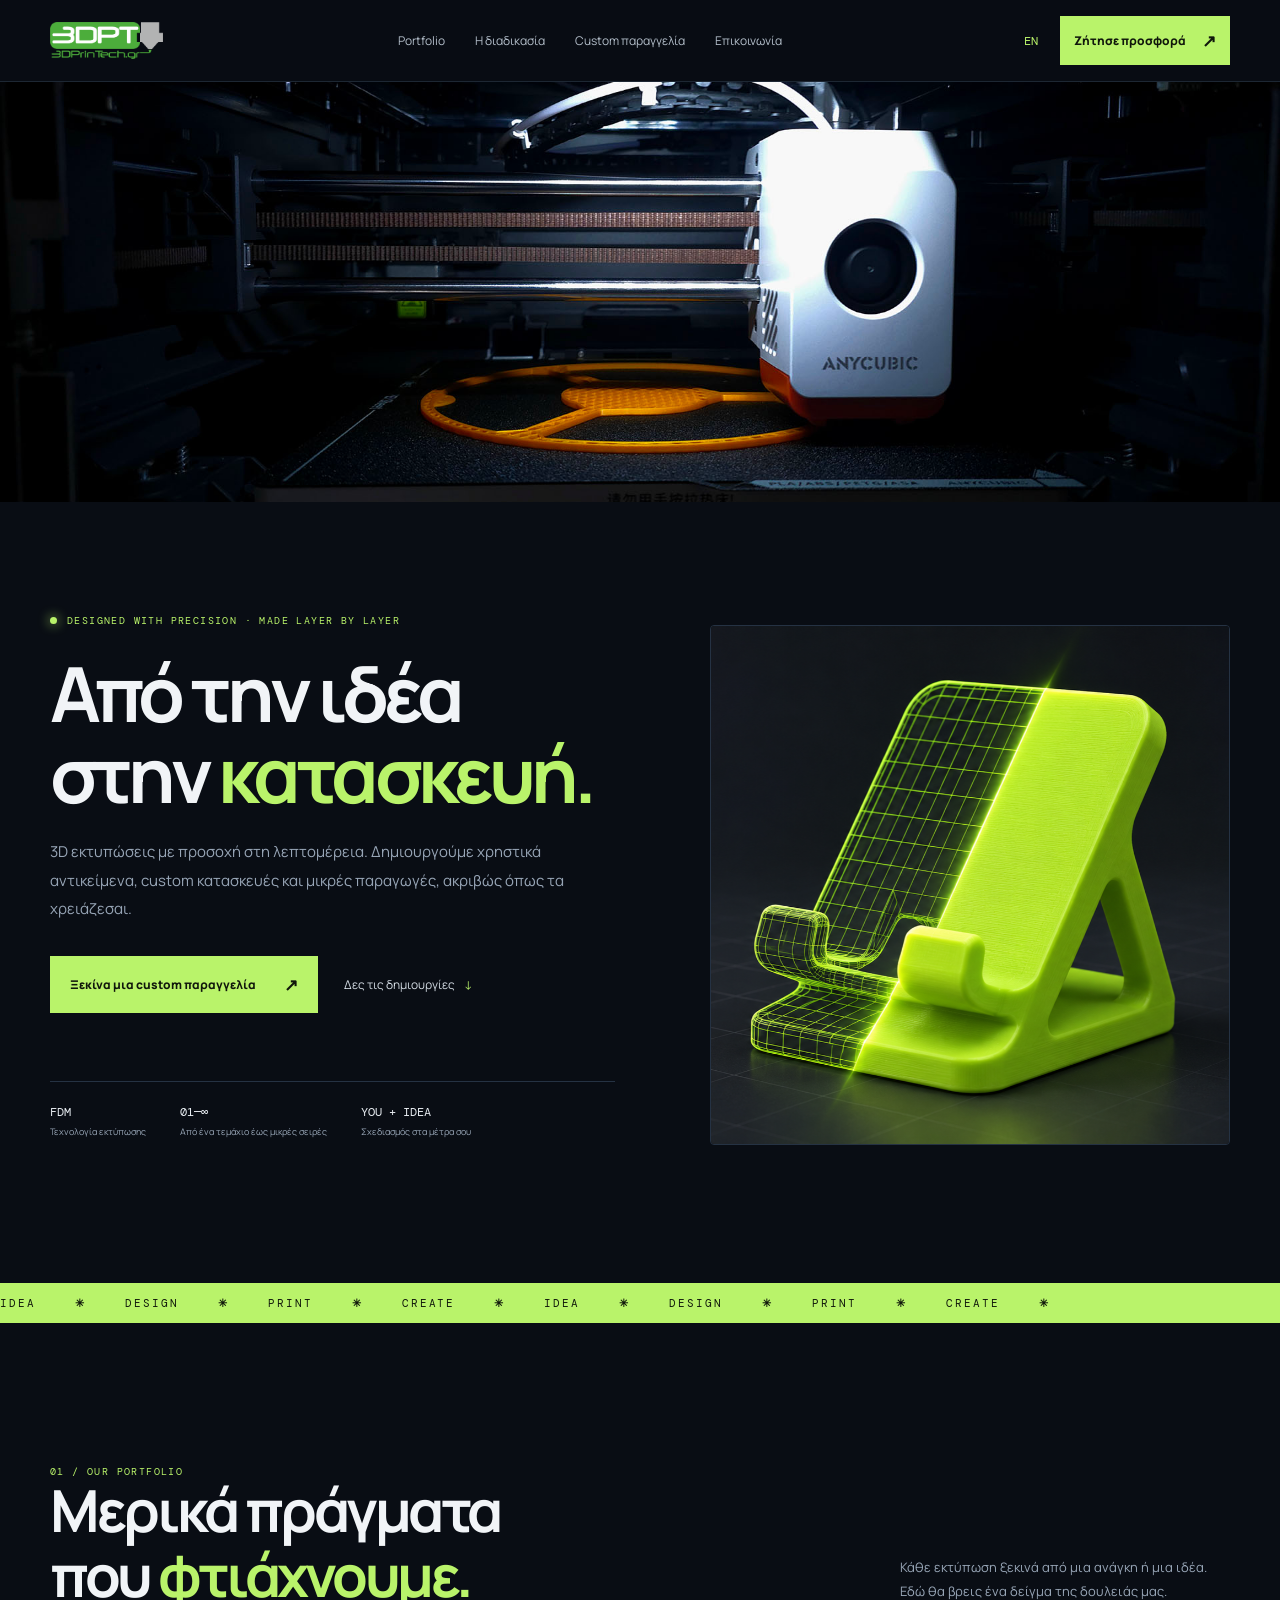
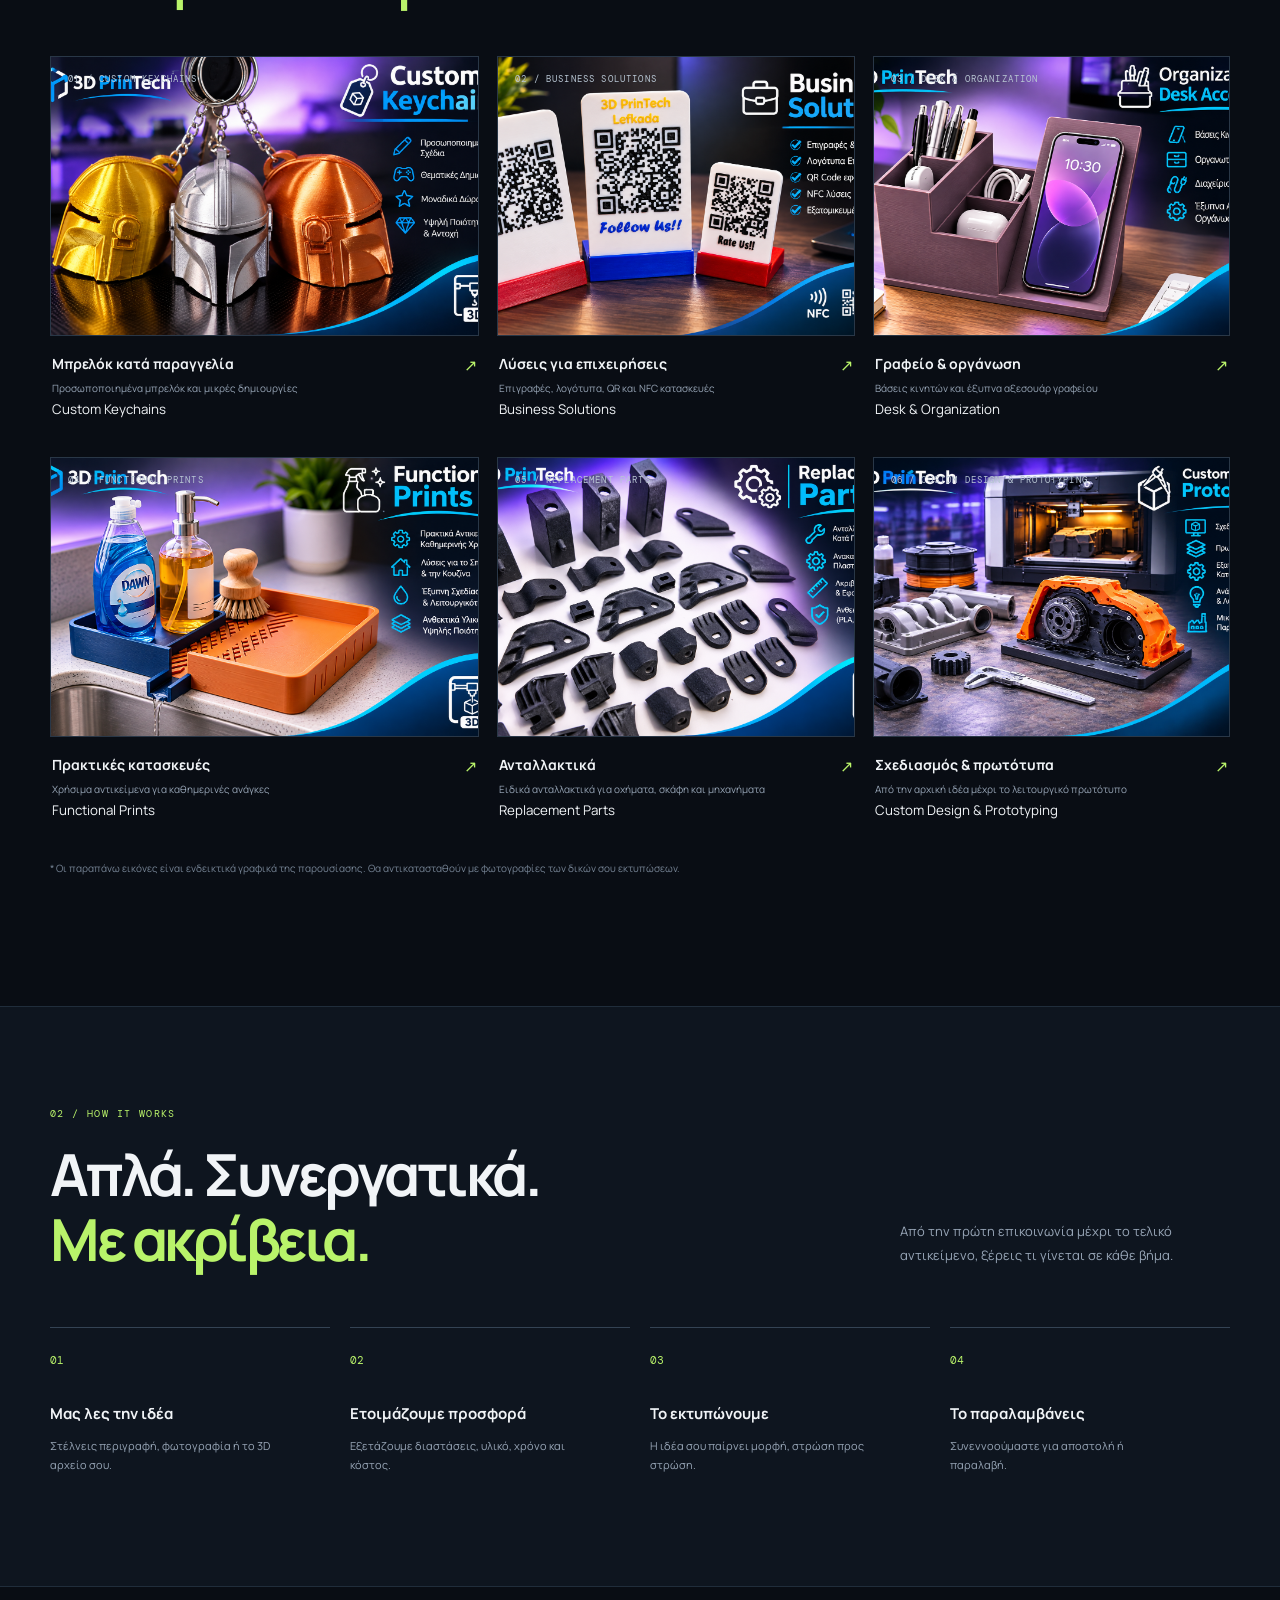
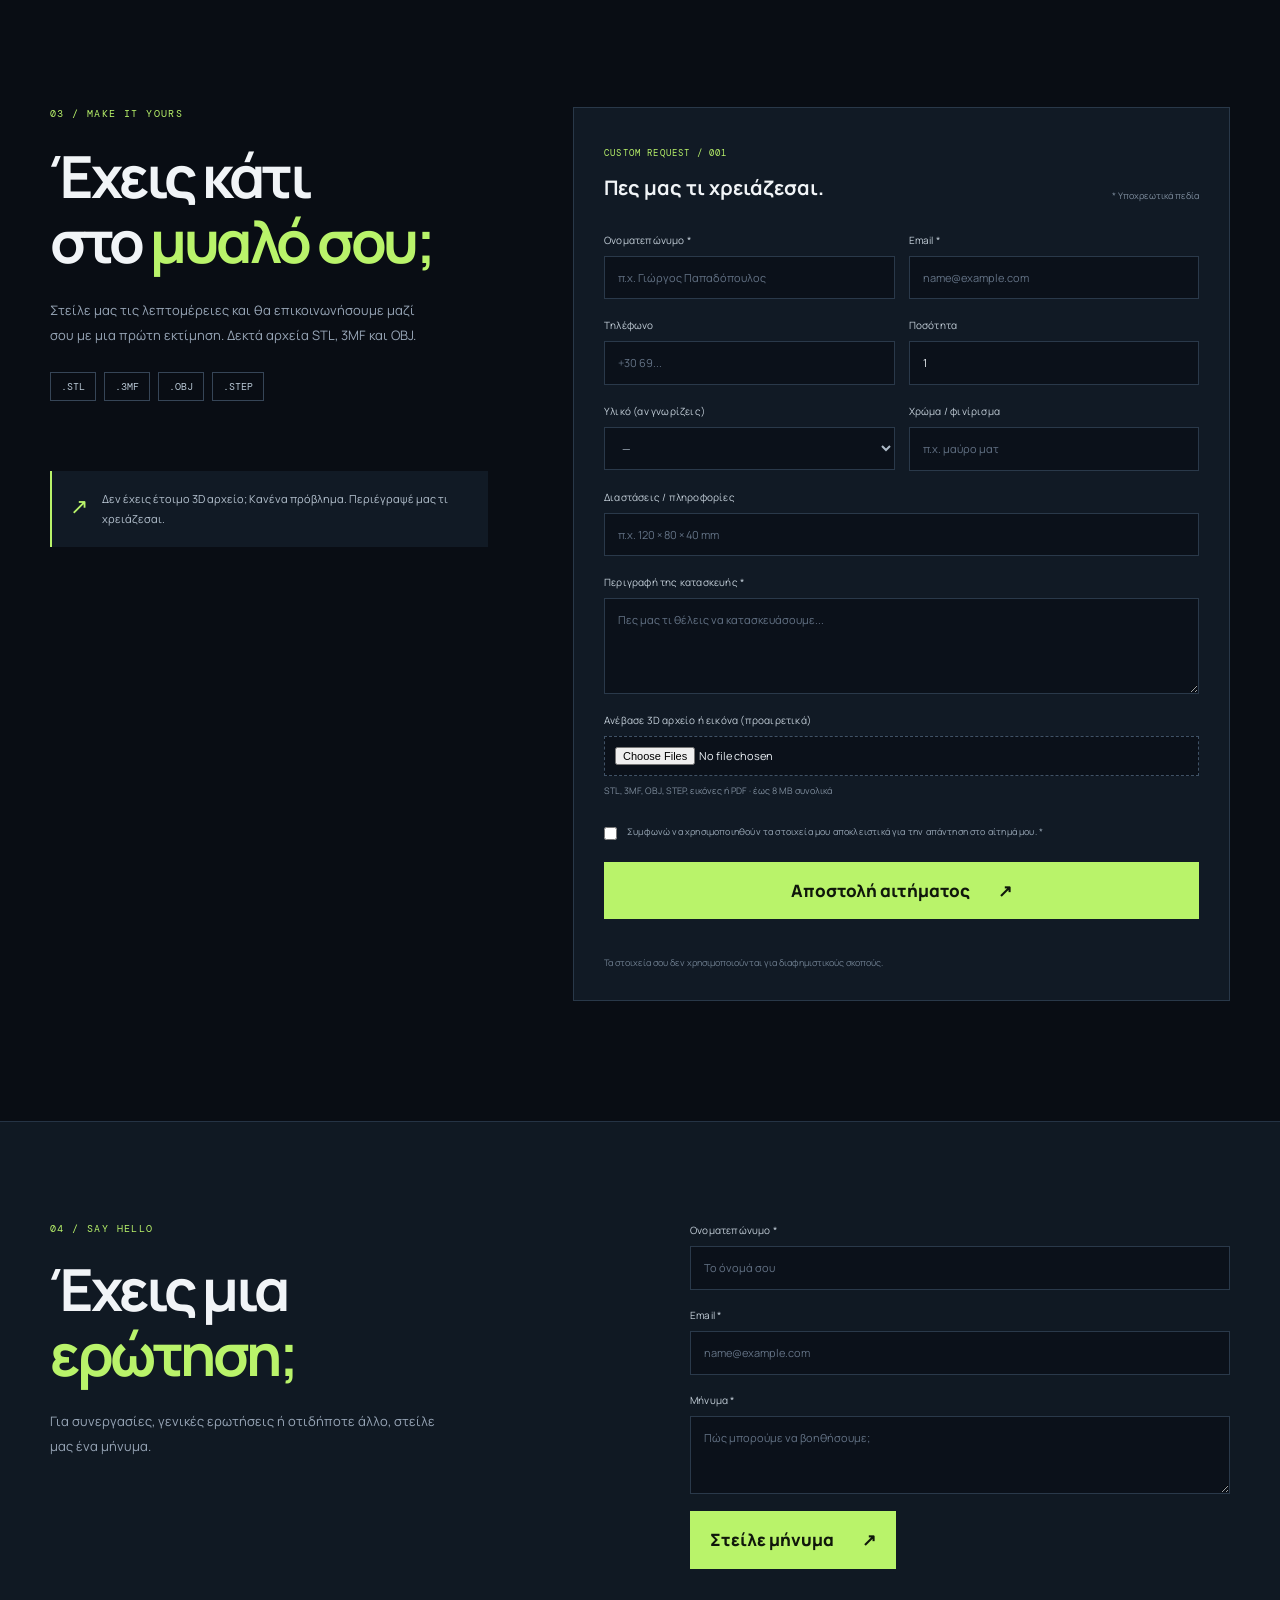
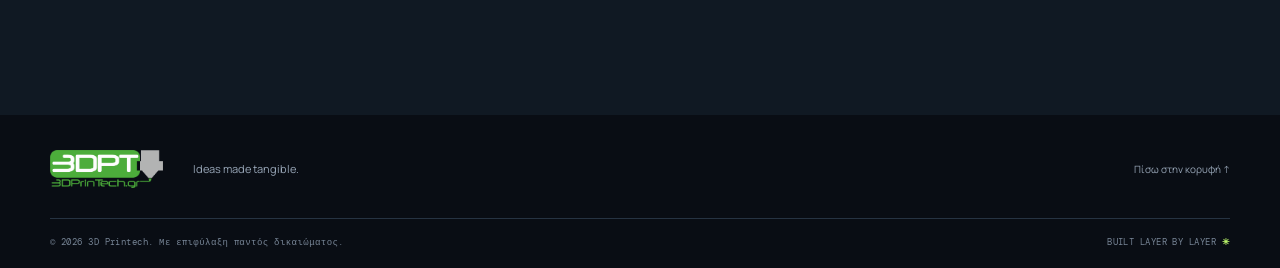
<file: index.html>
<!DOCTYPE html>
<html lang="el">
 <head>
  <meta charset="utf-8"/>
  <meta content="width=device-width,initial-scale=1" name="viewport"/>
  <meta content="#090d14" name="theme-color"/>
  <meta content="3D Printech — 3D εκτυπώσεις, custom κατασκευές και εξατομικευμένες λύσεις." name="description"/>
  <title>
   3D Printech — Από την ιδέα στην κατασκευή
  </title>
  <link href="https://fonts.googleapis.com" rel="preconnect"/>
  <link crossorigin="" href="https://fonts.gstatic.com" rel="preconnect"/>
  <link href="https://fonts.googleapis.com/css2?family=DM+Mono:wght@400;500&family=Manrope:wght@400;500;600;700;800&display=swap" rel="stylesheet"/>
  <link href="/styles.css" rel="stylesheet"/>
 </head>
 <body>
  <!-- SITE HEADER / NAVIGATION -->
  <header class="header">
   <a aria-label="3D PrinTech home" class="brand" href="#home">
    <img alt="3D PrinTech" class="brand-logo" src="logo.png"/>
   </a>
   <nav class="nav">
    <a data-i18n="navWork" href="#work">
     Portfolio
    </a>
    <a data-i18n="navProcess" href="#process">
     Η διαδικασία
    </a>
    <a data-i18n="navCustom" href="#custom">
     Custom παραγγελία
    </a>
    <a data-i18n="navContact" href="#contact">
     Επικοινωνία
    </a>
   </nav>
   <div class="header-actions">
    <button aria-label="Change language" class="lang" id="langToggle">
     EN
    </button>
    <a class="button button-small" data-i18n="navCta" href="#custom">
     Ζήτησε προσφορά
     <span>
      ↗
     </span>
    </a>
    <button aria-label="Open menu" class="menu-toggle" id="menuToggle">
     ☰
    </button>
   </div>
  </header>
  <main>
   <!-- HERO / INTRODUCTION -->
   <section class="hero section-wrap" id="home">
    <div class="hero-art">
     <img alt="3D εκτυπωτής 3D PrinTech σε λειτουργία" class="hero-image" src="hero-printer.jpg"/>
    </div>
    <div class="hero-content">
     <div class="hero-copy">
      <div class="eyebrow">
       <span class="pulse">
       </span>
       <span data-i18n="eyebrow">
        DESIGNED WITH PRECISION · MADE LAYER BY LAYER
       </span>
      </div>
      <h1 data-i18n="heroTitle">
       Από την ιδέα
       <br/>
       στην
       <em>
        κατασκευή.
       </em>
      </h1>
      <p class="hero-lead" data-i18n="heroLead">
       3D εκτυπώσεις με προσοχή στη λεπτομέρεια. Δημιουργούμε χρηστικά αντικείμενα, custom κατασκευές και μικρές παραγωγές, ακριβώς όπως τα χρειάζεσαι.
      </p>
      <div class="hero-actions">
       <a class="button" data-i18n="heroCta" href="#custom">
        Ξεκίνα μια custom παραγγελία
        <span>
         ↗
        </span>
       </a>
       <a class="text-link" data-i18n="heroSecondary" href="#work">
        Δες τις δημιουργίες
        <span>
         ↓
        </span>
       </a>
      </div>
      <div class="hero-stats">
       <div>
        <strong>
         FDM
        </strong>
        <span data-i18n="stat1">
         Τεχνολογία εκτύπωσης
        </span>
       </div>
       <div>
        <strong>
         01—∞
        </strong>
        <span data-i18n="stat2">
         Από ένα τεμάχιο έως μικρές σειρές
        </span>
       </div>
       <div>
        <strong>
         YOU + IDEA
        </strong>
        <span data-i18n="stat3">
         Σχεδιασμός στα μέτρα σου
        </span>
       </div>
      </div>
     </div>
     <img alt="Από το σχέδιο CAD στο τελικό 3D εκτυπωμένο αντικείμενο" class="concept-image" src="concept-print.png"/>
    </div>
   </section>
   <section class="ticker">
    <div>
     IDEA
     <b>
      ✳
     </b>
     DESIGN
     <b>
      ✳
     </b>
     PRINT
     <b>
      ✳
     </b>
     CREATE
     <b>
      ✳
     </b>
     IDEA
     <b>
      ✳
     </b>
     DESIGN
     <b>
      ✳
     </b>
     PRINT
     <b>
      ✳
     </b>
     CREATE
     <b>
      ✳
     </b>
    </div>
   </section>
   <!-- PORTFOLIO / CATEGORIES -->
   <section class="section-wrap work-section" id="work">
    <div class="section-heading">
     <div>
      <div class="eyebrow">
       01 / OUR PORTFOLIO
      </div>
      <h2 data-i18n="workTitle">
       Μερικά πράγματα
       <br/>
       που
       <em>
        φτιάχνουμε.
       </em>
      </h2>
     </div>
     <p data-i18n="workLead">
      Κάθε εκτύπωση ξεκινά από μια ανάγκη ή μια ιδέα. Εδώ θα βρεις ένα δείγμα της δουλειάς μας.
     </p>
    </div>
    <div class="portfolio-grid">
     <a class="work-card category-card" href="/custom-keychains">
      <div class="work-visual category-visual">
       <img
        src="categories/01cat.png"
        alt="Μπρελόκ κατά παραγγελία — Custom Keychains"
        style="width: 100%; height: 100%; object-fit: cover;"
       />
       <span class="visual-tag">01 / CUSTOM KEYCHAINS</span>
      </div>
      <div class="work-meta">
       <div>
        <h3>Μπρελόκ κατά παραγγελία</h3>
        <p>Προσωποποιημένα μπρελόκ και μικρές δημιουργίες</p>
        <small>Custom Keychains</small>
       </div>
       <span>↗</span>
      </div>
     </a>
     <a class="work-card category-card" href="/business-solutions">
      <div class="work-visual category-visual">
       <img
        src="categories/02cat.png"
        alt="Λύσεις για επιχειρήσεις — Business Solutions"
        style="width: 100%; height: 100%; object-fit: cover;"
       />
       <span class="visual-tag">02 / BUSINESS SOLUTIONS</span>
      </div>
      <div class="work-meta">
       <div>
        <h3>Λύσεις για επιχειρήσεις</h3>
        <p>Επιγραφές, λογότυπα, QR και NFC κατασκευές</p>
        <small>Business Solutions</small>
       </div>
       <span>↗</span>
      </div>
     </a>
     <a class="work-card category-card" href="/desk-organization">
      <div class="work-visual category-visual">
       <img
        src="categories/03cat.png"
        alt="Γραφείο & οργάνωση — Desk & Organization"
        style="width: 100%; height: 100%; object-fit: cover;"
       />
       <span class="visual-tag">03 / DESK & ORGANIZATION</span>
      </div>
      <div class="work-meta">
       <div>
        <h3>Γραφείο & οργάνωση</h3>
        <p>Βάσεις κινητών και έξυπνα αξεσουάρ γραφείου</p>
        <small>Desk & Organization</small>
       </div>
       <span>↗</span>
      </div>
     </a>
     <a class="work-card category-card" href="/functional-prints">
      <div class="work-visual category-visual">
       <img
        src="categories/04cat.png"
        alt="Πρακτικές κατασκευές — Functional Prints"
        style="width: 100%; height: 100%; object-fit: cover;"
       />
       <span class="visual-tag">04 / FUNCTIONAL PRINTS</span>
      </div>
      <div class="work-meta">
       <div>
        <h3>Πρακτικές κατασκευές</h3>
        <p>Χρήσιμα αντικείμενα για καθημερινές ανάγκες</p>
        <small>Functional Prints</small>
       </div>
       <span>↗</span>
      </div>
     </a>
     <a class="work-card category-card" href="/replacement-parts">
      <div class="work-visual category-visual">
       <img
        src="categories/05cat.png"
        alt="Ανταλλακτικά — Replacement Parts"
        style="width: 100%; height: 100%; object-fit: cover;"
       />
       <span class="visual-tag">05 / REPLACEMENT PARTS</span>
      </div>
      <div class="work-meta">
       <div>
        <h3>Ανταλλακτικά</h3>
        <p>Ειδικά ανταλλακτικά για οχήματα, σκάφη και μηχανήματα</p>
        <small>Replacement Parts</small>
       </div>
       <span>↗</span>
      </div>
     </a>
     <a class="work-card category-card" href="/custom-design">
      <div class="work-visual category-visual">
       <img
        src="categories/06cat.png"
        alt="Σχεδιασμός & πρωτότυπα — Custom Design & Prototyping"
        style="width: 100%; height: 100%; object-fit: cover;"
       />
       <span class="visual-tag">06 / CUSTOM DESIGN & PROTOTYPING</span>
      </div>
      <div class="work-meta">
       <div>
        <h3>Σχεδιασμός & πρωτότυπα</h3>
        <p>Από την αρχική ιδέα μέχρι το λειτουργικό πρωτότυπο</p>
        <small>Custom Design & Prototyping</small>
       </div>
       <span>↗</span>
      </div>
     </a>
    </div>
    <p class="portfolio-note" data-i18n="portfolioNote">
     * Οι παραπάνω εικόνες είναι ενδεικτικά γραφικά της παρουσίασης. Θα αντικατασταθούν με φωτογραφίες των δικών σου εκτυπώσεων.
    </p>
   </section>
   <!-- HOW IT WORKS -->
   <section class="process-section" id="process">
    <div class="section-wrap">
     <div class="eyebrow">
      02 / HOW IT WORKS
     </div>
     <div class="section-heading">
      <h2 data-i18n="processTitle">
       Απλά. Συνεργατικά.
       <br/>
       <em>
        Με ακρίβεια.
       </em>
      </h2>
      <p data-i18n="processLead">
       Από την πρώτη επικοινωνία μέχρι το τελικό αντικείμενο, ξέρεις τι γίνεται σε κάθε βήμα.
      </p>
     </div>
     <div class="steps">
      <div class="step">
       <span>
        01
       </span>
       <h3 data-i18n="step1">
        Μας λες την ιδέα
       </h3>
       <p data-i18n="step1d">
        Στέλνεις περιγραφή, φωτογραφία ή το 3D αρχείο σου.
       </p>
      </div>
      <div class="step">
       <span>
        02
       </span>
       <h3 data-i18n="step2">
        Ετοιμάζουμε προσφορά
       </h3>
       <p data-i18n="step2d">
        Εξετάζουμε διαστάσεις, υλικό, χρόνο και κόστος.
       </p>
      </div>
      <div class="step">
       <span>
        03
       </span>
       <h3 data-i18n="step3">
        Το εκτυπώνουμε
       </h3>
       <p data-i18n="step3d">
        Η ιδέα σου παίρνει μορφή, στρώση προς στρώση.
       </p>
      </div>
      <div class="step">
       <span>
        04
       </span>
       <h3 data-i18n="step4">
        Το παραλαμβάνεις
       </h3>
       <p data-i18n="step4d">
        Συνεννοούμαστε για αποστολή ή παραλαβή.
       </p>
      </div>
     </div>
    </div>
   </section>
   <!-- CUSTOM ORDER FORM -->
   <section class="custom-section section-wrap" id="custom">
    <div class="custom-intro">
     <div class="eyebrow">
      03 / MAKE IT YOURS
     </div>
     <h2 data-i18n="customTitle">
      Έχεις κάτι
      <br/>
      στο
      <em>
       μυαλό σου;
      </em>
     </h2>
     <p data-i18n="customLead">
      Στείλε μας τις λεπτομέρειες και θα επικοινωνήσουμε μαζί σου με μια πρώτη εκτίμηση. Δεκτά αρχεία STL, 3MF και OBJ.
     </p>
     <div class="file-types">
      <span>
       .STL
      </span>
      <span>
       .3MF
      </span>
      <span>
       .OBJ
      </span>
      <span>
       .STEP
      </span>
     </div>
     <div class="custom-aside">
      <span class="aside-mark">
       ↗
      </span>
      <p data-i18n="customAside">
       Δεν έχεις έτοιμο 3D αρχείο; Κανένα πρόβλημα. Περιέγραψέ μας τι χρειάζεσαι.
      </p>
     </div>
    </div>
    <form class="form-card" id="orderForm">
     <div class="form-top">
      <div>
       <span class="form-kicker">
        CUSTOM REQUEST / 001
       </span>
       <h3 data-i18n="formTitle">
        Πες μας τι χρειάζεσαι.
       </h3>
      </div>
      <span class="required-note" data-i18n="required">
       * Υποχρεωτικά πεδία
      </span>
     </div>
     <div class="form-grid">
      <label>
       <span data-i18n="name">
        Ονοματεπώνυμο *
       </span>
       <input autocomplete="name" name="name" placeholder="π.χ. Γιώργος Παπαδόπουλος" required=""/>
      </label>
      <label>
       <span>
        Email *
       </span>
       <input autocomplete="email" name="email" placeholder="name@example.com" required="" type="email"/>
      </label>
      <label>
       <span data-i18n="phone">
        Τηλέφωνο
       </span>
       <input autocomplete="tel" name="phone" placeholder="+30 69..." type="tel"/>
      </label>
      <label>
       <span data-i18n="quantity">
        Ποσότητα
       </span>
       <input min="1" name="quantity" type="number" value="1"/>
      </label>
      <label>
       <span data-i18n="material">
        Υλικό (αν γνωρίζεις)
       </span>
       <select name="material">
        <option value="">
         —
        </option>
        <option>
         PLA
        </option>
        <option>
         PETG
        </option>
        <option>
         ABS / ASA
        </option>
        <option>
         TPU
        </option>
        <option data-i18n="matUnknown">
         Δεν γνωρίζω
        </option>
       </select>
      </label>
      <label>
       <span data-i18n="color">
        Χρώμα / φινίρισμα
       </span>
       <input name="color" placeholder="π.χ. μαύρο ματ"/>
      </label>
      <label class="full">
       <span data-i18n="dimensions">
        Διαστάσεις / πληροφορίες
       </span>
       <input name="dimensions" placeholder="π.χ. 120 × 80 × 40 mm"/>
      </label>
      <label class="full">
       <span data-i18n="description">
        Περιγραφή της κατασκευής *
       </span>
       <textarea name="description" placeholder="Πες μας τι θέλεις να κατασκευάσουμε..." required="" rows="4"></textarea>
      </label>
      <label class="full upload-label">
       <span data-i18n="upload">
        Ανέβασε 3D αρχείο ή εικόνα (προαιρετικά)
       </span>
       <input accept=".stl,.3mf,.obj,.step,.stp,.png,.jpg,.jpeg,.webp,.pdf" id="files" multiple="" name="files" type="file"/>
       <small data-i18n="uploadHint">
        STL, 3MF, OBJ, STEP, εικόνες ή PDF · έως 8 MB συνολικά
       </small>
       <div class="file-names" id="fileNames">
       </div>
      </label>
      <label class="full consent">
       <input name="consent" required="" type="checkbox"/>
       <span data-i18n="consent">
        Συμφωνώ να χρησιμοποιηθούν τα στοιχεία μου αποκλειστικά για την απάντηση στο αίτημά μου. *
       </span>
      </label>
     </div>
     <button class="button submit-button" type="submit">
      <span data-i18n="sendOrder">
       Αποστολή αιτήματος
      </span>
      <span>
       ↗
      </span>
     </button>
     <p aria-live="polite" class="form-status" id="orderStatus" role="status">
     </p>
     <p class="privacy-note" data-i18n="privacy">
      Τα στοιχεία σου δεν χρησιμοποιούνται για διαφημιστικούς σκοπούς.
     </p>
    </form>
   </section>
   <!-- CONTACT FORM -->
   <section class="contact-section" id="contact">
    <div class="section-wrap contact-inner">
     <div>
      <div class="eyebrow">
       04 / SAY HELLO
      </div>
      <h2 data-i18n="contactTitle">
       Έχεις μια
       <br/>
       <em>
        ερώτηση;
       </em>
      </h2>
      <p data-i18n="contactLead">
       Για συνεργασίες, γενικές ερωτήσεις ή οτιδήποτε άλλο, στείλε μας ένα μήνυμα.
      </p>
     </div>
     <form class="contact-form" id="contactForm">
      <label>
       <span data-i18n="name">
        Ονοματεπώνυμο *
       </span>
       <input name="name" placeholder="Το όνομά σου" required=""/>
      </label>
      <label>
       <span>
        Email *
       </span>
       <input name="email" placeholder="name@example.com" required="" type="email"/>
      </label>
      <label>
       <span data-i18n="message">
        Μήνυμα *
       </span>
       <textarea name="description" placeholder="Πώς μπορούμε να βοηθήσουμε;" required="" rows="3"></textarea>
      </label>
      <label aria-hidden="true" class="honeypot">
       Website
       <input autocomplete="off" name="website" tabindex="-1"/>
      </label>
      <button class="button" type="submit">
       <span data-i18n="sendMessage">
        Στείλε μήνυμα
       </span>
       <span>
        ↗
       </span>
      </button>
      <p aria-live="polite" class="form-status" id="contactStatus" role="status">
      </p>
     </form>
    </div>
   </section>
  </main>
  <!-- SITE FOOTER -->
  <footer class="footer">
   <div class="footer-main">
    <a class="brand" href="#home">
     <img alt="3D PrinTech" class="brand-logo" src="logo.png"/>
    </a>
    <p data-i18n="footerTag">
     Ideas made tangible.
    </p>
    <a class="back-top" data-i18n="backTop" href="#home">
     Πίσω στην κορυφή ↑
    </a>
   </div>
   <div class="footer-bottom">
    <span>
     ©
     <span id="year">
     </span>
     3D Printech.
     <span data-i18n="rights">
      Με επιφύλαξη παντός δικαιώματος.
     </span>
    </span>
    <span>
     BUILT LAYER BY LAYER
     <b>
      ✳
     </b>
    </span>
   </div>
  </footer>
  <script src="/script.js">
  </script>
 </body>
</html>
</file>
<file: styles.css>
/* 1. Global variables and base styles */
:root {
    --bg:#090d14;
    --panel:#101722;
    --panel2:#141e2b;
    --line:#253243;
    --text:#f1f4f7;
    --muted:#98a6b7;
    --accent:#b9f36a;
    --accent2:#85b94a;
    --mono:'DM Mono',monospace;
    --sans:'Manrope',sans-serif
}
* {
    box-sizing:border-box
}
html {
    scroll-behavior:smooth;
    scroll-padding-top:90px
}
body {
    margin:0;
    background:var(--bg);
    color:var(--text);
    font-family:var(--sans);
    line-height:1.6
}
a {
    color:inherit;
    text-decoration:none
}
button,input,textarea,select {
    font:inherit
}
.section-wrap {
    width:min(1180px,calc(100% - 48px));
    margin:auto
}
/* 2. Header and navigation */
.header {
    height:82px;
    padding:0 max(24px,calc((100vw - 1180px)/2));
    display:flex;
    align-items:center;
    justify-content:space-between;
    border-bottom:1px solid #1d2733;
    position:sticky;
    top:0;
    background:#090d14ed;
    backdrop-filter:blur(16px);
    z-index:20
}
.brand {
    display:flex;
    align-items:center;
    gap:10px;
    font-size:13px;
    font-weight:800;
    letter-spacing:.18em
}
.brand-mark {
    font-size:25px;
    letter-spacing:-.1em;
    color:var(--accent)
}
.brand-mark span {
    color:#fff
}
.nav {
    display:flex;
    gap:30px;
    color:#b4bfcb;
    font-size:12px
}
.nav a:hover,.text-link:hover {
    color:var(--accent)
}
.header-actions {
    display:flex;
    align-items:center;
    gap:16px
}
.lang {
    border:0;
    background:none;
    color:var(--accent);
    font:12px var(--mono);
    cursor:pointer
}
.button {
    display:inline-flex;
    align-items:center;
    justify-content:center;
    gap:28px;
    background:var(--accent);
    color:#10170b;
    padding:15px 20px;
    font-size:12px;
    font-weight:800;
    border:0;
    cursor:pointer;
    transition:.2s
}
.button:hover {
    background:#d0ff8a;
    transform:translateY(-2px)
}
.button span {
    font-size:17px
}
.button-small {
    padding:11px 14px;
    gap:16px
}
.menu-toggle {
    display:none;
    background:none;
    color:white;
    border:0;
    font-size:22px
}
/* 3. Hero section and visual elements */
.hero {
    min-height:0;
    display:flex;
    flex-direction:column;
    align-items:stretch;
    gap:0;
    padding-top:0;
    padding-bottom:0
}
.eyebrow {
    font:10px var(--mono);
    letter-spacing:.14em;
    color:var(--accent);
    display:flex;
    align-items:center;
    gap:10px
}
.pulse {
    width:7px;
    height:7px;
    background:var(--accent);
    border-radius:50%;
    box-shadow:0 0 12px var(--accent)
}
h1,h2,h3,p {
    margin-top:0
}
h1 {
    font-size:clamp(48px,6vw,76px);
    line-height:1.06;
    letter-spacing:-.065em;
    margin:26px 0 24px;
    font-weight:700
}
h1 em,h2 em {
    font-style:normal;
    color:var(--accent)
}
.hero-lead {
    max-width:520px;
    color:var(--muted);
    font-size:15px;
    line-height:1.9
}
.hero-actions {
    display:flex;
    align-items:center;
    gap:26px;
    margin-top:32px
}
.text-link {
    font-size:12px;
    color:#d4dce4
}
.text-link span {
    color:var(--accent);
    margin-left:7px
}
.hero-stats {
    display:flex;
    gap:34px;
    margin-top:68px;
    padding-top:22px;
    border-top:1px solid var(--line)
}
.hero-stats div {
    display:flex;
    flex-direction:column;
    gap:5px
}
.hero-stats strong {
    font:12px var(--mono);
    color:#e8edf2
}
.hero-stats span {
    font-size:9px;
    color:var(--muted)
}
.hero-art {
    height:490px;
    position:relative;
    overflow:hidden;
    background:radial-gradient(ellipse at 50% 52%,#1c2b39 0,#101925 42%,#0c121b 75%);
    border:1px solid #263343
}
.art-grid {
    position:absolute;
    inset:0;
    background-image:linear-gradient(#8da2b411 1px,transparent 1px),linear-gradient(90deg,#8da2b411 1px,transparent 1px);
    background-size:34px 34px;
    mask-image:linear-gradient(transparent,#000 20%,#000 80%,transparent)
}
.orbit {
    position:absolute;
    border:1px solid #b9f36a2b;
    border-radius:50%;
    left:50%;
    top:51%;
    transform:translate(-50%,-50%) rotate(-25deg)
}
.orbit-one {
    width:390px;
    height:170px
}
.orbit-two {
    width:300px;
    height:430px;
    transform:translate(-50%,-50%) rotate(54deg)
}
.hero-object {
    position:absolute;
    left:50%;
    top:49%;
    transform:translate(-50%,-50%);
    width:210px;
    height:220px;
    filter:drop-shadow(0 28px 30px #0009);
    animation:float 6s ease-in-out infinite
}
.object-face {
    position:absolute;
    left:0;
    top:45px;
    width:165px;
    height:165px;
    background:linear-gradient(135deg,#b9f36a,#6d9e3b);
    clip-path:polygon(0 0,100% 0,100% 78%,0 100%);
    display:flex;
    flex-direction:column;
    align-items:center;
    justify-content:center;
    color:#13200c;
    transform:skewY(-8deg);
    box-shadow:inset 0 0 0 2px #d9ff9c
}
.object-face span {
    font-size:63px;
    font-weight:800;
    letter-spacing:-.1em;
    line-height:1
}
.object-face small {
    font:9px var(--mono);
    letter-spacing:.3em;
    margin-top:8px
}
.object-top {
    position:absolute;
    left:0;
    top:0;
    width:165px;
    height:65px;
    background:repeating-linear-gradient(0deg,#d4ff9a 0 2px,#9ecb5c 2px 5px);
    clip-path:polygon(0 60%,70% 0,100% 20%,30% 100%)
}
.object-side {
    position:absolute;
    left:165px;
    top:13px;
    width:45px;
    height:177px;
    background:repeating-linear-gradient(0deg,#527d32 0 3px,#3b5c27 3px 6px);
    clip-path:polygon(0 18%,100% 0,100% 78%,0 100%)
}
.art-label {
    position:absolute;
    font:9px var(--mono);
    letter-spacing:.12em;
    color:#a8b7c6
}
.label-top {
    top:25px;
    left:25px
}
.label-bottom {
    bottom:23px;
    right:25px
}
.label-bottom span {
    color:var(--accent);
    font-size:18px;
    margin-left:8px
}
.crosshair {
    position:absolute;
    color:var(--accent);
    font:20px var(--mono)
}
.c1 {
    top:27%;
    right:17%
}
.c2 {
    bottom:24%;
    left:15%
}
@keyframes float {
    50% {
        transform:translate(-50%,-54%) rotate(2deg)
    }
}
/* 4. Scrolling ticker */
.ticker {
    overflow:hidden;
    background:var(--accent);
    color:#11190b;
    padding:13px 0;
    font:11px var(--mono);
    letter-spacing:.18em;
    white-space:nowrap
}
.ticker div {
    width:max-content;
    animation:marquee 28s linear infinite
}
.ticker b {
    padding:0 30px
}
@keyframes marquee {
    to {
        transform:translateX(-30%)
    }
}
/* 5. Portfolio section */
.work-section {
    padding-top:120px;
    padding-bottom:120px
}
.section-heading {
    display:flex;
    justify-content:space-between;
    align-items:end;
    gap:40px;
    margin:22px 0 48px
}
.section-heading h2,.custom-intro h2,.contact-inner h2 {
    font-size:clamp(38px,4.7vw,58px);
    line-height:1.12;
    letter-spacing:-.06em;
    margin:0
}
.section-heading>p {
    max-width:330px;
    color:var(--muted);
    font-size:13px;
    line-height:1.9;
    margin-bottom:4px
}
.portfolio-grid {
    display:grid;
    grid-template-columns:1.2fr 1fr 1fr;
    gap:18px
}
.work-card {
    min-width:0
}
.work-visual {
    height:280px;
    position:relative;
    display:flex;
    align-items:center;
    justify-content:center;
    overflow:hidden;
    border:1px solid #293747;
    background:radial-gradient(circle at 50% 45%,#293c4c,#111a26 70%)
}
.work-visual img {
    width: 100%;
    height: 100%;
    object-fit: contain;
    display: block;
}
.work-large .work-visual {
    height:320px
}
.visual-tag {
    position:absolute;
    left:17px;
    top:16px;
    font:9px var(--mono);
    letter-spacing:.13em;
    color:#b8c6d3
}
.organizer {
    width:190px;
    height:125px;
    background:linear-gradient(145deg,#b9c9d5,#617587);
    transform:perspective(400px) rotateX(55deg) rotateZ(-28deg);
    box-shadow:18px 28px 30px #0008;
    display:grid;
    grid-template-columns:repeat(3,1fr);
    gap:7px;
    padding:10px
}
.organizer i {
    background:linear-gradient(145deg,#263b4d,#0d1722);
    border:1px solid #9cb0bd;
    border-radius:5px;
    box-shadow:inset 0 0 8px #000
}
.visual-gear {
    background:radial-gradient(circle at 50%,#263a3a,#101923 70%)
}
.gear-shape {
    font-size:150px;
    color:#a5d85e;
    text-shadow:0 20px 30px #0009;
    transform:rotate(14deg)
}
.visual-decor {
    background:radial-gradient(circle at 50%,#493b35,#171922 72%)
}
.vase {
    width:115px;
    height:175px;
    background:repeating-linear-gradient(90deg,#c88e69 0 3px,#a66d51 3px 6px);
    border-radius:48% 48% 30% 30% / 24% 24% 16% 16%;
    clip-path:polygon(35% 0,65% 0,67% 24%,83% 38%,100% 100%,0 100%,17% 38%,33% 24%);
    filter:drop-shadow(15px 18px 18px #0009)
}
.work-meta {
    display:flex;
    justify-content:space-between;
    align-items:start;
    padding:17px 2px
}
.work-meta h3 {
    font-size:14px;
    margin:0 0 5px
}
.work-meta p {
    font-size:10px;
    color:var(--muted);
    margin:0
}
.work-meta>span {
    color:var(--accent)
}
.portfolio-note {
    font-size:10px;
    color:#778596;
    margin-top:20px
}
/* 6. Process steps */
.process-section {
    background:#0e151f;
    border-top:1px solid #202d3b;
    border-bottom:1px solid #202d3b;
    padding:100px 0
}
.process-section .section-heading {
    margin-bottom:55px
}
.steps {
    display:grid;
    grid-template-columns:repeat(4,1fr);
    gap:20px
}
.step {
    border-top:1px solid #344354;
    padding-top:18px
}
.step>span {
    font:11px var(--mono);
    color:var(--accent)
}
.step h3 {
    font-size:15px;
    margin:30px 0 10px
}
.step p {
    font-size:11px;
    color:var(--muted);
    line-height:1.8;
    max-width:220px
}
/* 7. Custom order form */
.custom-section {
    display:grid;
    grid-template-columns:.8fr 1.2fr;
    gap:85px;
    padding-top:120px;
    padding-bottom:120px;
    align-items:start
}
.custom-intro h2 {
    margin:24px 0
}
.custom-intro>p,.contact-inner>div>p {
    color:var(--muted);
    font-size:13px;
    line-height:1.9;
    max-width:390px
}
.file-types {
    display:flex;
    gap:8px;
    margin-top:25px
}
.file-types span {
    border:1px solid #364557;
    color:#b9c8d5;
    padding:7px 10px;
    font:10px var(--mono)
}
.custom-aside {
    margin-top:70px;
    padding:18px;
    border-left:2px solid var(--accent);
    background:#111a25;
    display:flex;
    gap:14px;
    align-items:start
}
.aside-mark {
    font-size:22px;
    color:var(--accent)
}
.custom-aside p {
    font-size:11px;
    color:#b6c3d0;
    margin:0;
    line-height:1.8
}
.form-card {
    background:#111a25;
    border:1px solid #293849;
    padding:30px
}
.form-top {
    display:flex;
    justify-content:space-between;
    align-items:end;
    margin-bottom:28px;
    gap:15px
}
.form-kicker {
    font:9px var(--mono);
    letter-spacing:.13em;
    color:var(--accent)
}
.form-top h3 {
    font-size:20px;
    margin:8px 0 0
}
.required-note {
    font-size:9px;
    color:#7e8d9e
}
.form-grid {
    display:grid;
    grid-template-columns:1fr 1fr;
    gap:18px 14px
}
.form-grid label,.contact-form label {
    display:flex;
    flex-direction:column;
    gap:8px;
    font-size:10px;
    color:#c5d0da
}
.form-grid label>span,.contact-form label>span {
    letter-spacing:.02em
}
.form-grid input,.form-grid select,.form-grid textarea,.contact-form input,.contact-form textarea {
    width:100%;
    background:#0b111a;
    border:1px solid #2a394a;
    color:#edf2f7;
    padding:12px 13px;
    outline:none;
    font-size:11px;
    border-radius:0
}
.form-grid input:focus,.form-grid textarea:focus,.form-grid select:focus,.contact-form input:focus,.contact-form textarea:focus {
    border-color:var(--accent)
}
input::placeholder,textarea::placeholder {
    color:#647386
}
.form-grid select {
    color:#aebbc8
}
.form-grid textarea,.contact-form textarea {
    resize:vertical
}
.full {
    grid-column:1/-1
}
.upload-label input[type=file] {
    padding:10px;
    background:#0b111a;
    border:1px dashed #405266
}
.upload-label small {
    font-size:9px;
    color:#7f8d9d
}
.file-names {
    font-size:10px;
    color:var(--accent)
}
.consent {
    flex-direction:row!important;
    align-items:flex-start;
    gap:10px!important
}
.consent input {
    width:auto;
    margin:2px 0 0;
    accent-color:var(--accent)
}
.consent span {
    font-size:9px;
    line-height:1.6;
    color:#9aa9b8
}
.submit-button {
    width:100%;
    margin-top:22px
}
.form-status {
    font-size:11px;
    color:var(--accent);
    min-height:17px;
    margin:12px 0 0
}
.privacy-note {
    font-size:9px;
    color:#6f7f90;
    margin:8px 0 0
}
/* 8. Contact section */
.contact-section {
    background:#101923;
    border-top:1px solid #253344;
    padding:100px 0
}
.contact-inner {
    display:grid;
    grid-template-columns:1fr 1fr;
    gap:100px
}
.contact-inner h2 {
    margin:22px 0
}
.contact-form {
    display:flex;
    flex-direction:column;
    gap:17px
}
.contact-form .button {
    align-self:flex-start;
    min-width:190px
}
.honeypot {
    position:absolute!important;
    left:-10000px!important
}
/* 9. Footer */
.footer {
    width:min(1180px,calc(100% - 48px));
    margin:auto;
    padding:35px 0 20px
}
.footer-main {
    display:flex;
    align-items:center;
    gap:30px;
    padding-bottom:30px
}
.footer-main p {
    font-size:11px;
    color:var(--muted);
    margin:0
}
.back-top {
    margin-left:auto;
    font-size:10px;
    color:var(--muted)
}
.footer-bottom {
    border-top:1px solid #263342;
    padding-top:17px;
    display:flex;
    justify-content:space-between;
    color:#778596;
    font:9px var(--mono);
    letter-spacing:.05em
}
.footer-bottom b {
    color:var(--accent)
}
/* 10. Responsive layout: tablets */
@media (max-width: 900px) {
    .nav {
        gap:14px
    }
    .nav a {
        font-size:10px
    }
    .hero {
        gap:25px
    }
    .hero-art {
        height:420px
    }
    .hero-image {
        width:100%;
        height:clamp(280px,42vw,520px);
        display:block;
        object-fit:cover;
        object-position:center 55%;
        border-radius:0;
    }
    .hero-stats {
        gap:18px
    }
    .custom-section {
        gap:35px
    }
    .contact-inner {
        gap:45px
    }
}
/* 11. Responsive layout: mobile */
@media (max-width: 700px) {
    .section-wrap {
        width:calc(100% - 36px)
    }
    .header {
        height:70px;
        padding:0 18px
    }
    .nav {
        display:none;
        position:absolute;
        top:69px;
        left:0;
        right:0;
        padding:22px;
        background:#0d141e;
        border-bottom:1px solid var(--line);
        flex-direction:column;
        gap:18px
    }
    .nav.open {
        display:flex
    }
    .nav a {
        font-size:13px
    }
    .header-actions .button {
        display:none
    }
    .menu-toggle {
        display:block
    }
    .hero {
        grid-template-columns:1fr;
        padding-top:65px;
        padding-bottom:55px;
        gap:42px
    }
    .hero h1 {
        font-size:54px
    }
    .hero-art {
        height:390px
    }
    .hero-stats {
        margin-top:48px;
        gap:15px
    }
    .hero-stats span {
        font-size:8px
    }
    .hero-actions {
        flex-wrap:wrap;
        gap:20px
    }
    .work-section,.custom-section {
        padding-top:78px;
        padding-bottom:78px
    }
    .section-heading {
        display:block;
        margin-bottom:30px
    }
    .section-heading>p {
        margin-top:20px
    }
    .portfolio-grid {
        grid-template-columns:1fr
    }
    .work-visual,.work-large .work-visual {
        height:270px
    }
    .steps {
        grid-template-columns:1fr 1fr;
        row-gap:35px
    }
    .step h3 {
        margin-top:20px
    }
    .custom-section {
        grid-template-columns:1fr;
        gap:35px
    }
    .custom-aside {
        margin-top:35px
    }
    .form-card {
        padding:20px
    }
    .form-grid {
        grid-template-columns:1fr
    }
    .full {
        grid-column:auto
    }
    .form-top {
        align-items:start;
        flex-direction:column
    }
    .contact-section {
        padding:75px 0
    }
    .contact-inner {
        grid-template-columns:1fr;
        gap:35px
    }
    .footer-main {
        flex-wrap:wrap;
        gap:15px
    }
    .footer-main p {
        width:100%;
        order:3
    }
    .footer-bottom {
        gap:15px;
        flex-direction:column
    }
    .back-top {
        font-size:9px
    }
}
.hero-art {
    width:100vw;
    height:420px;
    margin-left:calc(50% - 50vw);
    position:relative;
    overflow:hidden;
    border:0;
    border-radius:0
}
.hero-image {
    width:100%;
    height:100%;
    display:block;
    object-fit:cover;
    object-position:center 55%;
    border-radius:0
}
.hero-copy {
    width:100%;
    padding:56px 0 72px
}
@media(max-width:700px) {
    .hero-art {
        height:200px
    }
    .hero-copy {
        padding:28px 0 40px
    }
}
.hero-content {
    display:grid;
    grid-template-columns:1fr 1fr;
    align-items:center;
    gap:50px;
    padding:56px 0 72px
}
.concept-image {
    width:100%;
    max-width:520px;
    aspect-ratio:1/1;
    object-fit:cover;
    border:1px solid var(--line);
    border-radius:4px;
    justify-self:end
}
@media(max-width:700px) {
    .hero-content {
        grid-template-columns:1fr;
        gap:28px;
        padding:36px 0 48px
    }
    .concept-image {
        max-width:100%;
        justify-self:stretch
    }
}
@media(max-width:700px) {
    .hero-content {
        grid-template-columns:1fr;
        gap:28px;
        padding:36px 0 48px
    }
    .hero-copy {
        display:contents
    }
    .concept-image {
        max-width:100%;
        justify-self:stretch;
        order:4;
        margin-bottom:24px
    }
    .hero-actions {
        order:5
    }
    .hero-stats {
        order:6
    }
}
.brand-logo {
    display:block;
    height:38px;
    width:auto;
    max-width:180px;
    object-fit:contain
}
</file>
